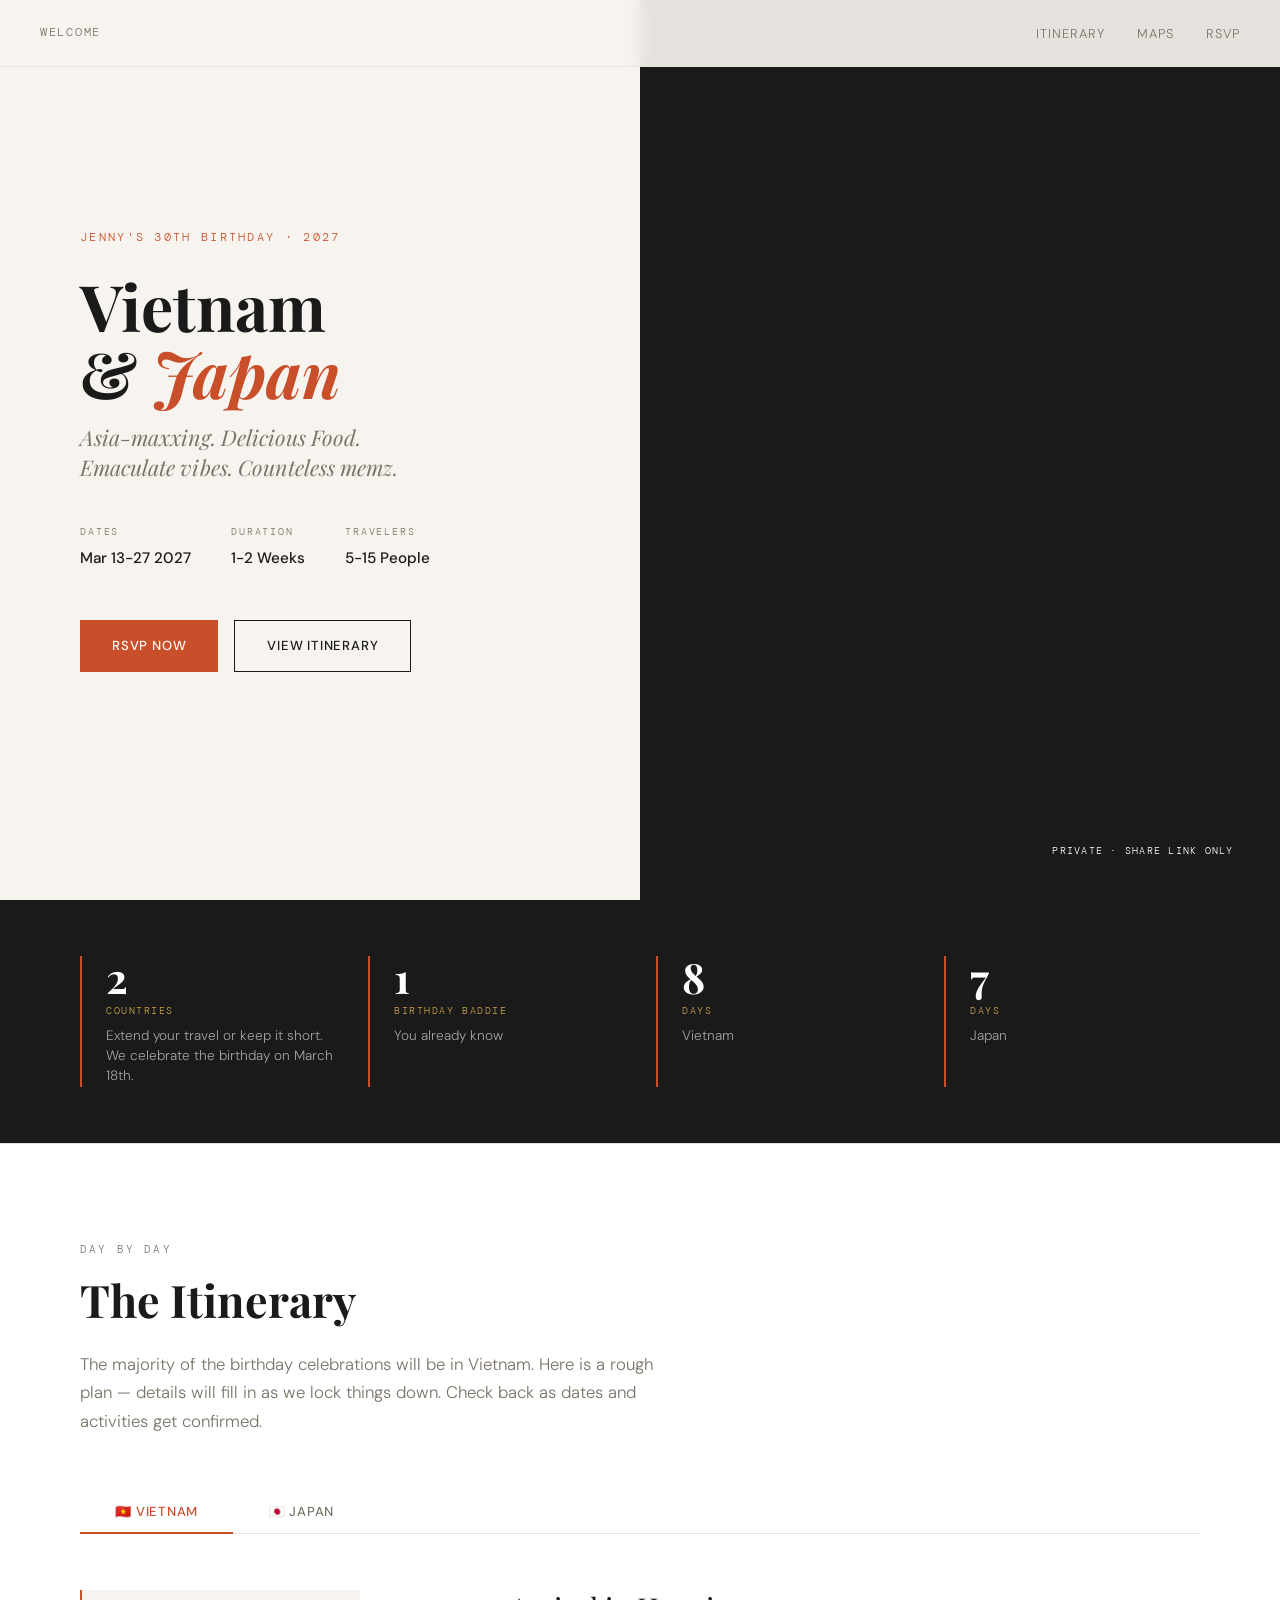
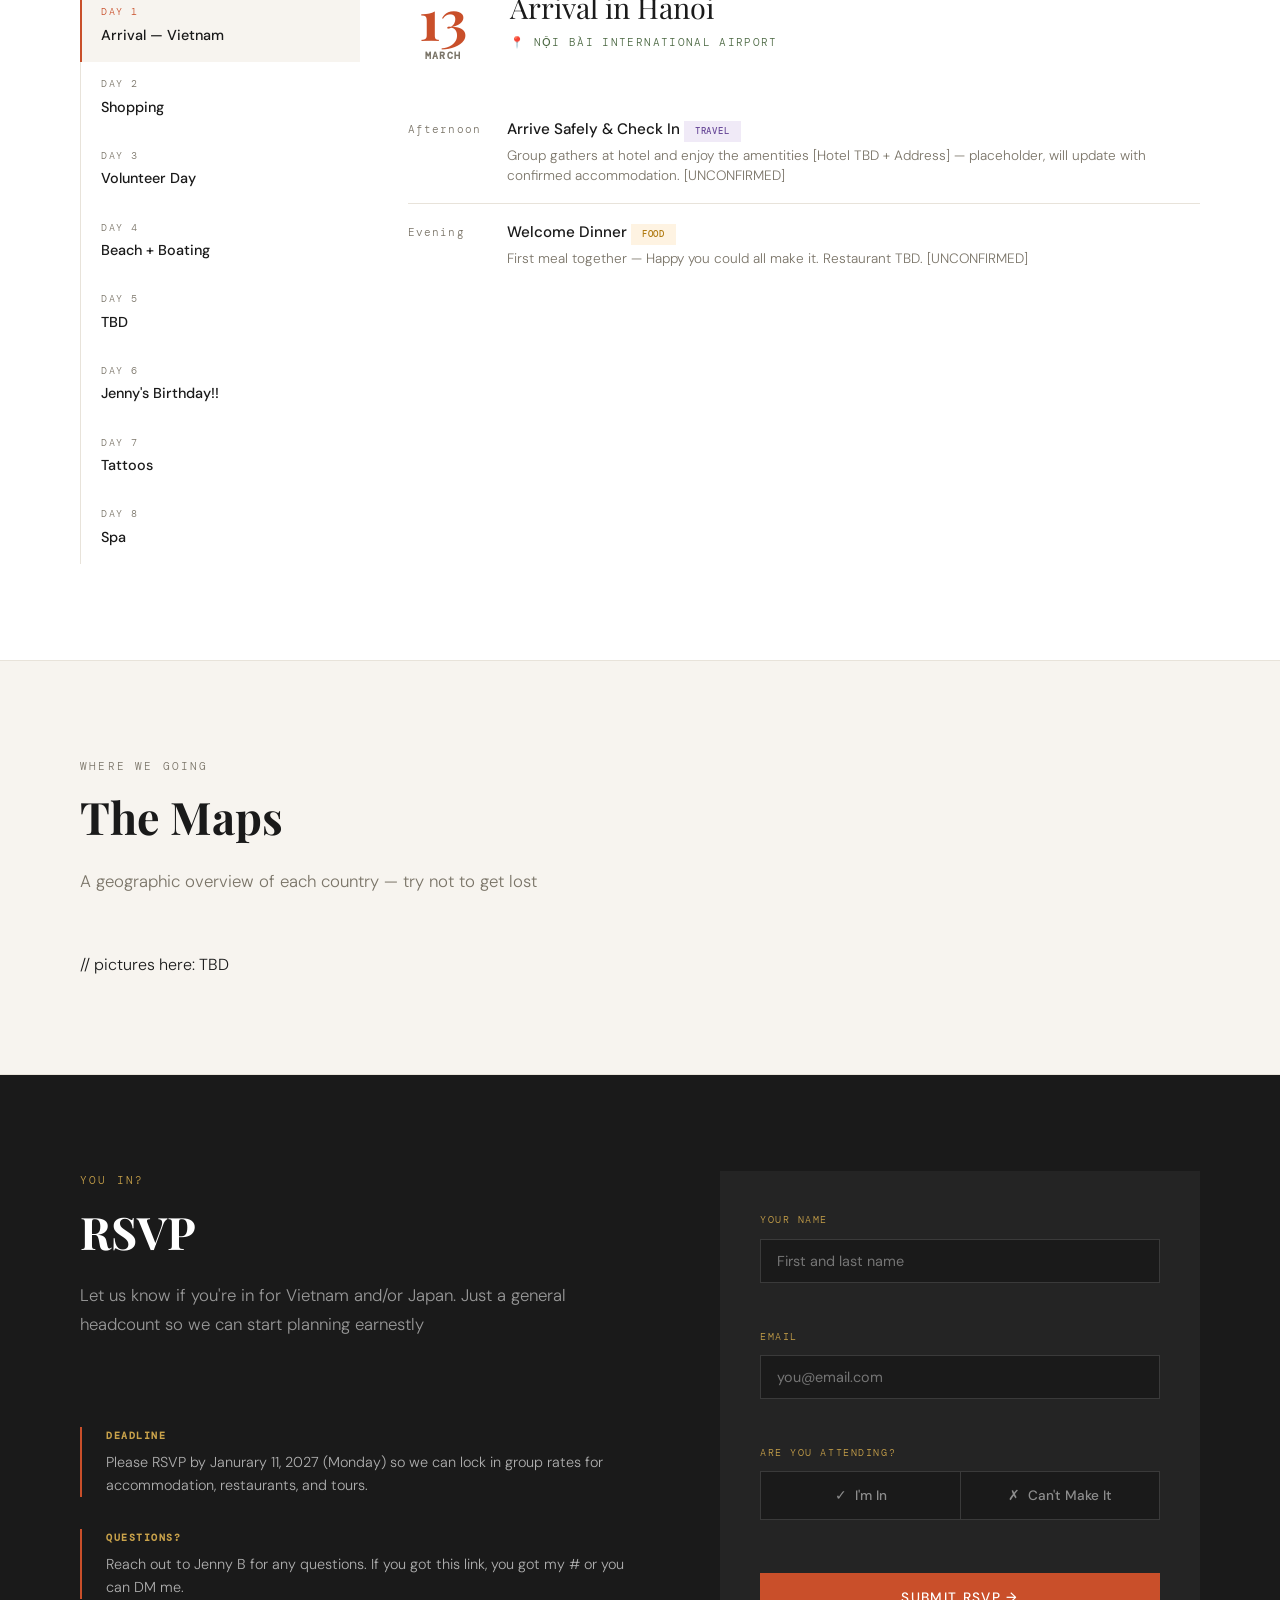
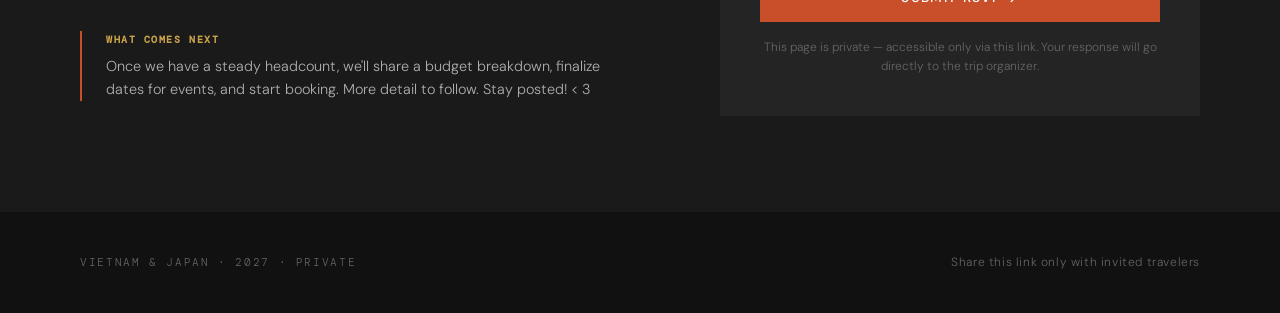
<file: index.html>
<!DOCTYPE html>
<html lang="en">
<head>
<meta charset="UTF-8">
<meta name="viewport" content="width=device-width, initial-scale=1.0">
<title>Hi Friends ~</title>
<link rel="preconnect" href="https://fonts.googleapis.com">
<link href="https://fonts.googleapis.com/css2?family=Playfair+Display:ital,wght@0,400;0,700;1,400&family=DM+Sans:wght@300;400;500&family=DM+Mono:wght@400&display=swap" rel="stylesheet">
<style>
  :root {
    --ink: #1a1a1a;
    --paper: #f7f4ef;
    --mist: #e8e3da;
    --vermillion: #c94f2a;
    --gold: #c9a24a;
    --moss: #4a6741;
    --stone: #7a7468;
    --white: #ffffff;
  }

  * { margin: 0; padding: 0; box-sizing: border-box; }

  html { scroll-behavior: smooth; }

  body {
    background: var(--paper);
    color: var(--ink);
    font-family: 'DM Sans', sans-serif;
    font-weight: 300;
    line-height: 1.7;
  }

  /* NAV */
  nav {
    position: fixed;
    top: 0; left: 0; right: 0;
    z-index: 100;
    display: flex;
    align-items: center;
    justify-content: space-between;
    padding: 1.2rem 2.5rem;
    background: rgba(247,244,239,0.92);
    backdrop-filter: blur(8px);
    border-bottom: 1px solid var(--mist);
  }

  .nav-wordmark {
    font-family: 'DM Mono', monospace;
    font-size: 0.72rem;
    letter-spacing: 0.15em;
    color: var(--stone);
    text-transform: uppercase;
  }

  .nav-links {
    display: flex;
    gap: 2rem;
    list-style: none;
  }

  .nav-links a {
    font-size: 0.8rem;
    letter-spacing: 0.08em;
    text-transform: uppercase;
    text-decoration: none;
    color: var(--stone);
    transition: color 0.2s;
  }

  .nav-links a:hover { color: var(--vermillion); }

  /* HERO */
  .hero {
    min-height: 100vh;
    display: grid;
    grid-template-columns: 1fr 1fr;
    padding-top: 60px;
  }

  .hero-text {
    display: flex;
    flex-direction: column;
    justify-content: center;
    padding: 5rem 4rem 5rem 5rem;
  }

  .hero-eyebrow {
    font-family: 'DM Mono', monospace;
    font-size: 0.72rem;
    letter-spacing: 0.2em;
    color: var(--vermillion);
    text-transform: uppercase;
    margin-bottom: 1.5rem;
  }

  .hero-title {
    font-family: 'Playfair Display', serif;
    font-size: clamp(3rem, 5vw, 5.5rem);
    line-height: 1.05;
    font-weight: 700;
    margin-bottom: 1rem;
  }

  .hero-title em {
    font-style: italic;
    color: var(--vermillion);
  }

  .hero-subtitle {
    font-family: 'Playfair Display', serif;
    font-style: italic;
    font-size: 1.35rem;
    color: var(--stone);
    margin-bottom: 2.5rem;
    line-height: 1.4;
  }

  .hero-meta {
    display: flex;
    gap: 2.5rem;
    margin-bottom: 3rem;
  }

  .hero-meta-item label {
    display: block;
    font-family: 'DM Mono', monospace;
    font-size: 0.65rem;
    letter-spacing: 0.18em;
    text-transform: uppercase;
    color: var(--stone);
    margin-bottom: 0.25rem;
  }

  .hero-meta-item span {
    font-size: 0.95rem;
    font-weight: 500;
    color: var(--ink);
  }

  .btn {
    display: inline-flex;
    align-items: center;
    gap: 0.5rem;
    padding: 0.85rem 2rem;
    font-family: 'DM Sans', sans-serif;
    font-size: 0.82rem;
    font-weight: 500;
    letter-spacing: 0.06em;
    text-transform: uppercase;
    text-decoration: none;
    border: none;
    cursor: pointer;
    transition: all 0.2s;
  }

  .btn-primary {
    background: var(--vermillion);
    color: var(--white);
  }

  .btn-primary:hover { background: #a83f20; }

  .btn-outline {
    background: transparent;
    color: var(--ink);
    border: 1.5px solid var(--ink);
  }

  .btn-outline:hover {
    background: var(--ink);
    color: var(--white);
  }

  .hero-ctas { display: flex; gap: 1rem; flex-wrap: wrap; }

  .hero-visual {
    position: relative;
    overflow: hidden;
    background: var(--ink);
  }

  .hero-visual-grid {
    display: grid;
    grid-template-rows: 1fr 1fr;
    height: 100%;
  }

  .hero-img-top {
    background: url('https://images.unsplash.com/photo-1557750255-c06bbc4d9c30?w=900&q=80') center/cover;
  }

  .hero-img-bottom {
    display: grid;
    grid-template-columns: 1fr 1fr;
  }

  .hero-img-bl {
    background: url('https://images.unsplash.com/photo-1528360983277-13d401cdc186?w=600&q=80') center/cover;
  }

  .hero-img-br {
    background: url('https://images.unsplash.com/photo-1493976040374-85c8e12f0c0e?w=600&q=80') center/cover;
  }

  .hero-img-overlay {
    position: absolute;
    bottom: 2rem;
    right: 2rem;
    background: rgba(26,26,26,0.75);
    color: var(--white);
    font-family: 'DM Mono', monospace;
    font-size: 0.65rem;
    letter-spacing: 0.12em;
    padding: 0.5rem 0.9rem;
    text-transform: uppercase;
  }

  /* SECTION STRUCTURE */
  section { padding: 6rem 5rem; }

  .section-label {
    font-family: 'DM Mono', monospace;
    font-size: 0.68rem;
    letter-spacing: 0.2em;
    text-transform: uppercase;
    color: var(--stone);
    margin-bottom: 1rem;
  }

  .section-title {
    font-family: 'Playfair Display', serif;
    font-size: clamp(2rem, 3.5vw, 3.2rem);
    line-height: 1.15;
    margin-bottom: 1.5rem;
  }

  .section-intro {
    font-size: 1.05rem;
    color: var(--stone);
    max-width: 55ch;
    margin-bottom: 3.5rem;
  }

  hr.divider {
    border: none;
    border-top: 1px solid var(--mist);
    margin: 0;
  }

  /* OVERVIEW STRIP */
  .overview {
    background: var(--ink);
    color: var(--white);
    padding: 3.5rem 5rem;
    display: grid;
    grid-template-columns: repeat(4, 1fr);
    gap: 2rem;
  }

  .overview-item {
    border-left: 2px solid var(--vermillion);
    padding-left: 1.5rem;
  }

  .overview-item .num {
    font-family: 'Playfair Display', serif;
    font-size: 2.6rem;
    font-weight: 700;
    color: var(--white);
    line-height: 1;
    margin-bottom: 0.25rem;
  }

  .overview-item .unit {
    font-family: 'DM Mono', monospace;
    font-size: 0.65rem;
    letter-spacing: 0.15em;
    text-transform: uppercase;
    color: var(--gold);
    margin-bottom: 0.4rem;
  }

  .overview-item p {
    font-size: 0.85rem;
    color: rgba(255,255,255,0.6);
    line-height: 1.5;
  }

  /* ITINERARIES */
  .itineraries { background: var(--white); }

  .country-tabs {
    display: flex;
    gap: 0;
    margin-bottom: 3.5rem;
    border-bottom: 1.5px solid var(--mist);
  }

  .tab-btn {
    padding: 0.75rem 2.2rem;
    font-family: 'DM Sans', sans-serif;
    font-size: 0.82rem;
    font-weight: 500;
    letter-spacing: 0.06em;
    text-transform: uppercase;
    background: none;
    border: none;
    border-bottom: 2.5px solid transparent;
    margin-bottom: -1.5px;
    cursor: pointer;
    color: var(--stone);
    transition: all 0.2s;
  }

  .tab-btn.active {
    color: var(--vermillion);
    border-bottom-color: var(--vermillion);
  }

  .tab-content { display: none; }
  .tab-content.active { display: block; }

  .itinerary-grid {
    display: grid;
    grid-template-columns: 280px 1fr;
    gap: 3rem;
  }

  .day-nav {
    display: flex;
    flex-direction: column;
    gap: 0;
    border-left: 1px solid var(--mist);
  }

  .day-nav-item {
    padding: 0.9rem 1.2rem;
    cursor: pointer;
    border-left: 2.5px solid transparent;
    margin-left: -1px;
    transition: all 0.2s;
  }

  .day-nav-item:hover { background: var(--paper); }

  .day-nav-item.active {
    border-left-color: var(--vermillion);
    background: var(--paper);
  }

  .day-nav-item .day-num {
    font-family: 'DM Mono', monospace;
    font-size: 0.62rem;
    letter-spacing: 0.15em;
    text-transform: uppercase;
    color: var(--stone);
  }

  .day-nav-item.active .day-num { color: var(--vermillion); }

  .day-nav-item .day-name {
    font-size: 0.9rem;
    font-weight: 500;
    color: var(--ink);
    margin-top: 0.1rem;
  }

  .day-detail { display: none; }
  .day-detail.active { display: block; }

  .day-detail-header {
    display: flex;
    align-items: flex-start;
    gap: 2rem;
    margin-bottom: 2.5rem;
  }

  .day-detail-date {
    font-family: 'Playfair Display', serif;
    font-size: 3.5rem;
    font-weight: 700;
    color: var(--vermillion);
    line-height: 1;
    min-width: 70px;
    text-align: center;
  }

  .day-detail-date small {
    display: block;
    font-family: 'DM Mono', monospace;
    font-size: 0.62rem;
    letter-spacing: 0.12em;
    text-transform: uppercase;
    color: var(--stone);
    margin-top: 0.3rem;
  }

  .day-detail-title {
    font-family: 'Playfair Display', serif;
    font-size: 1.8rem;
    line-height: 1.2;
    margin-bottom: 0.5rem;
  }

  .day-detail-location {
    font-family: 'DM Mono', monospace;
    font-size: 0.7rem;
    letter-spacing: 0.12em;
    text-transform: uppercase;
    color: var(--moss);
  }

  .timeline {
    display: flex;
    flex-direction: column;
    gap: 0;
    margin-bottom: 2rem;
  }

  .timeline-item {
    display: grid;
    grid-template-columns: 80px 1fr;
    gap: 1.2rem;
    padding: 1rem 0;
    border-bottom: 1px solid var(--mist);
  }

  .timeline-item:last-child { border-bottom: none; }

  .timeline-time {
    font-family: 'DM Mono', monospace;
    font-size: 0.68rem;
    letter-spacing: 0.1em;
    color: var(--stone);
    padding-top: 0.2rem;
  }

  .timeline-event strong {
    display: block;
    font-size: 0.95rem;
    font-weight: 500;
    margin-bottom: 0.2rem;
  }

  .timeline-event p {
    font-size: 0.85rem;
    color: var(--stone);
    line-height: 1.5;
  }

  .tag {
    display: inline-block;
    padding: 0.18rem 0.65rem;
    font-family: 'DM Mono', monospace;
    font-size: 0.58rem;
    letter-spacing: 0.1em;
    text-transform: uppercase;
    border-radius: 0;
    margin-right: 0.4rem;
  }

  .tag-food { background: #fef3e2; color: #b07a10; }
  .tag-culture { background: #eaf3ea; color: var(--moss); }
  .tag-travel { background: #f0eaf7; color: #6b4c9a; }
  .tag-free { background: var(--mist); color: var(--stone); }

  /* MAPS */
  .maps-section { background: var(--paper); }

  .maps-grid {
    display: grid;
    grid-template-columns: 1fr 1fr;
    gap: 2.5rem;
  }

  .map-card {
    background: var(--white);
    border: 1px solid var(--mist);
    overflow: hidden;
  }

  .map-embed {
    width: 100%;
    height: 320px;
    border: none;
    display: block;
  }

  .map-card-body {
    padding: 1.5rem 1.8rem;
  }

  .map-card-title {
    font-family: 'Playfair Display', serif;
    font-size: 1.25rem;
    margin-bottom: 0.5rem;
  }

  .map-card-desc {
    font-size: 0.85rem;
    color: var(--stone);
    line-height: 1.6;
  }

  .map-pins {
    display: flex;
    flex-wrap: wrap;
    gap: 0.5rem;
    margin-top: 1rem;
  }

  .map-pin {
    font-family: 'DM Mono', monospace;
    font-size: 0.62rem;
    letter-spacing: 0.08em;
    color: var(--stone);
    border: 1px solid var(--mist);
    padding: 0.25rem 0.7rem;
  }

  /* RSVP */
  .rsvp-section {
    background: var(--ink);
    color: var(--white);
  }

  .rsvp-section .section-label { color: var(--gold); }
  .rsvp-section .section-title { color: var(--white); }
  .rsvp-section .section-intro { color: rgba(255,255,255,0.55); }

  .rsvp-layout {
    display: grid;
    grid-template-columns: 1fr 480px;
    gap: 5rem;
    align-items: start;
  }

  .rsvp-aside {
    display: flex;
    flex-direction: column;
    gap: 2rem;
  }

  .rsvp-aside-block { border-left: 2px solid var(--vermillion); padding-left: 1.5rem; }
  .rsvp-aside-block h4 {
    font-family: 'DM Mono', monospace;
    font-size: 0.65rem;
    letter-spacing: 0.15em;
    text-transform: uppercase;
    color: var(--gold);
    margin-bottom: 0.4rem;
  }
  .rsvp-aside-block p { font-size: 0.9rem; color: rgba(255,255,255,0.65); line-height: 1.6; }

  .rsvp-form-card {
    background: #242424;
    padding: 2.5rem;
  }

  .form-field {
    margin-bottom: 1.5rem;
  }

  .form-field label {
    display: block;
    font-family: 'DM Mono', monospace;
    font-size: 0.65rem;
    letter-spacing: 0.15em;
    text-transform: uppercase;
    color: var(--gold);
    margin-bottom: 0.6rem;
  }

  .form-field input,
  .form-field select,
  .form-field textarea {
    width: 100%;
    background: #1a1a1a;
    border: 1px solid #3a3a3a;
    color: var(--white);
    font-family: 'DM Sans', sans-serif;
    font-size: 0.9rem;
    padding: 0.75rem 1rem;
    outline: none;
    transition: border-color 0.2s;
    border-radius: 0;
    -webkit-appearance: none;
  }

  .form-field input:focus,
  .form-field select:focus,
  .form-field textarea:focus {
    border-color: var(--vermillion);
  }

  .form-field select option { background: #1a1a1a; }

  .radio-group {
    display: flex;
    gap: 0;
  }

  .radio-option {
    flex: 1;
    position: relative;
  }

  .radio-option input[type="radio"] {
    position: absolute;
    opacity: 0;
    width: 0;
  }

  .radio-option label {
    display: flex;
    align-items: center;
    justify-content: center;
    padding: 0.75rem;
    background: #1a1a1a;
    border: 1px solid #3a3a3a;
    font-family: 'DM Sans', sans-serif;
    font-size: 0.85rem;
    font-weight: 500;
    letter-spacing: 0;
    text-transform: none;
    color: rgba(255,255,255,0.5);
    cursor: pointer;
    transition: all 0.2s;
    margin: 0;
  }

  .radio-option:first-child label { border-right: none; }

  .radio-option input[type="radio"]:checked + label {
    background: var(--vermillion);
    border-color: var(--vermillion);
    color: var(--white);
  }

  .event-checkboxes {
    display: flex;
    flex-direction: column;
    gap: 0.75rem;
  }

  .check-option {
    display: flex;
    align-items: center;
    gap: 0.75rem;
    cursor: pointer;
  }

  .check-option input[type="checkbox"] {
    width: 16px;
    height: 16px;
    accent-color: var(--vermillion);
    cursor: pointer;
  }

  .check-option span {
    font-size: 0.88rem;
    color: rgba(255,255,255,0.75);
    line-height: 1.4;
  }

  .check-option .check-sub {
    display: block;
    font-size: 0.72rem;
    color: rgba(255,255,255,0.35);
    margin-top: 0.1rem;
  }

  .btn-submit {
    width: 100%;
    padding: 1rem;
    background: var(--vermillion);
    color: var(--white);
    font-family: 'DM Sans', sans-serif;
    font-size: 0.85rem;
    font-weight: 500;
    letter-spacing: 0.1em;
    text-transform: uppercase;
    border: none;
    cursor: pointer;
    transition: background 0.2s;
    margin-top: 0.5rem;
  }

  .btn-submit:hover { background: #a83f20; }

  .form-note {
    font-size: 0.75rem;
    color: rgba(255,255,255,0.3);
    text-align: center;
    margin-top: 1rem;
    line-height: 1.6;
  }

  /* SUCCESS STATE */
  .rsvp-success {
    display: none;
    text-align: center;
    padding: 3rem 2rem;
  }

  .rsvp-success .success-icon {
    font-size: 3rem;
    margin-bottom: 1rem;
  }

  .rsvp-success h3 {
    font-family: 'Playfair Display', serif;
    font-size: 1.8rem;
    margin-bottom: 0.75rem;
    color: var(--white);
  }

  .rsvp-success p {
    color: rgba(255,255,255,0.55);
    font-size: 0.9rem;
    line-height: 1.6;
  }

  /* FORM ERROR & LOADING STATES */
  .form-error-banner {
    display: none;
    background: rgba(201,79,42,0.15);
    border: 1px solid var(--vermillion);
    color: #f4a58a;
    font-size: 0.82rem;
    padding: 0.75rem 1rem;
    margin-bottom: 1.2rem;
    line-height: 1.5;
  }

  .field-error {
    display: block;
    font-size: 0.72rem;
    color: #f4a58a;
    margin-top: 0.3rem;
    min-height: 1rem;
  }

  .btn-submit:disabled {
    opacity: 0.55;
    cursor: not-allowed;
  }

  .btn-submit .spinner {
    display: inline-block;
    width: 12px;
    height: 12px;
    border: 2px solid rgba(255,255,255,0.35);
    border-top-color: #fff;
    border-radius: 50%;
    animation: spin 0.7s linear infinite;
    margin-right: 0.5rem;
    vertical-align: middle;
  }

  @keyframes spin { to { transform: rotate(360deg); } }

  /* FOOTER */
  footer {
    background: #111;
    color: rgba(255,255,255,0.35);
    padding: 2.5rem 5rem;
    display: flex;
    align-items: center;
    justify-content: space-between;
  }

  footer .wordmark {
    font-family: 'DM Mono', monospace;
    font-size: 0.68rem;
    letter-spacing: 0.15em;
    text-transform: uppercase;
  }

  footer .footer-note {
    font-size: 0.75rem;
    letter-spacing: 0.05em;
  }

  /* RESPONSIVE */
  @media (max-width: 900px) {
    nav { padding: 1rem 1.5rem; }
    .nav-links { display: none; }
    .hero { grid-template-columns: 1fr; }
    .hero-text { padding: 5rem 2rem 3rem; }
    .hero-visual { height: 50vw; }
    .overview { grid-template-columns: 1fr 1fr; padding: 3rem 2rem; }
    section { padding: 4rem 2rem; }
    .itinerary-grid { grid-template-columns: 1fr; }
    .maps-grid { grid-template-columns: 1fr; }
    .rsvp-layout { grid-template-columns: 1fr; gap: 3rem; }
    footer { flex-direction: column; gap: 0.75rem; text-align: center; padding: 2rem; }
  }
</style>
</head>
<body>

<!-- NAV -->
<nav>
  <div class="nav-wordmark">WELCOME</div>
  <ul class="nav-links">
    <li><a href="#itinerary">Itinerary</a></li>
    <li><a href="#maps">Maps</a></li>
    <li><a href="#rsvp">RSVP</a></li>
  </ul>
</nav>

<!-- HERO -->
<section class="hero" style="padding:0;">
  <div class="hero-text">
    <div class="hero-eyebrow">Jenny's 30th Birthday · 2027</div>
    <h1 class="hero-title">Vietnam<br>&amp; <em>Japan</em></h1>
    <p class="hero-subtitle">Asia-maxxing.  Delicious Food. <br> Emaculate vibes. Counteless memz. </p>
    <div class="hero-meta">
      <div class="hero-meta-item">
        <label>Dates</label>
        <span>Mar 13-27 2027</span>
      </div>
      <div class="hero-meta-item">
        <label>Duration</label>
        <span>1-2 Weeks</span>
      </div>
      <div class="hero-meta-item">
        <label>Travelers</label>
        <span>5-15 People</span>
      </div>
    </div>
    <div class="hero-ctas">
      <a href="#rsvp" class="btn btn-primary">RSVP Now</a>
      <a href="#itinerary" class="btn btn-outline">View Itinerary</a>
    </div>
  </div>
  <div class="hero-visual">
    <div class="hero-visual-grid">
      <div class="hero-img-top"></div>
      <div class="hero-img-bottom">
        <div class="hero-img-bl"></div>
        <div class="hero-img-br"></div>
      </div>
    </div>
    <div class="hero-img-overlay">Private · Share Link Only</div>
  </div>
</section>

<!-- OVERVIEW STRIP -->
<div class="overview">
  
  <div class="overview-item">
    <div class="num">2</div>
    <div class="unit">Countries</div>
    <p>Extend your travel or keep it short. We celebrate the birthday on March 18th. </p>
  </div>
  <div class="overview-item">
    <div class="num">1</div>
    <div class="unit">Birthday Baddie</div>
    <p>You already know</p>
  </div>
  <div class="overview-item">
    <div class="num">8 </div>
    <div class="unit">Days</div>
    <p> Vietnam </p>
  </div>
  <div class="overview-item">
    <div class="num">7</div>
    <div class="unit">Days</div>
    <p>Japan </p>
  </div>
</div>

<hr class="divider">

<!-- ITINERARY -->
<section class="itineraries" id="itinerary">
  <div class="section-label">Day by Day</div>
  <h2 class="section-title">The Itinerary</h2>
  <p class="section-intro"> The majority of the birthday celebrations will be in Vietnam. Here is a rough plan — details will fill in as we lock things down. Check back as dates and activities get confirmed.</p>

  <div class="country-tabs">
    <button class="tab-btn active" onclick="switchTab('vietnam')">🇻🇳 Vietnam</button>
    <button class="tab-btn" onclick="switchTab('japan')">🇯🇵 Japan</button>
  </div>

  <!-- VIETNAM -->
  <div class="tab-content active" id="tab-vietnam">
    <div class="itinerary-grid">
      <div class="day-nav" id="vn-day-nav">
        <div class="day-nav-item active" onclick="switchDay('vn', 1)">
          <div class="day-num">Day 1</div>
          <div class="day-name">Arrival — Vietnam </div>
        </div>
        <div class="day-nav-item" onclick="switchDay('vn', 2)">
          <div class="day-num">Day 2</div>
          <div class="day-name">Shopping</div>
        </div>
        <div class="day-nav-item" onclick="switchDay('vn', 3)">
          <div class="day-num">Day 3</div>
          <div class="day-name">Volunteer Day</div>
        </div>
        <div class="day-nav-item" onclick="switchDay('vn', 4)">
          <div class="day-num">Day 4</div>
          <div class="day-name">Beach + Boating</div>
        </div>
        <div class="day-nav-item" onclick="switchDay('vn', 5)">
          <div class="day-num">Day 5</div>
          <div class="day-name"> TBD </div>
        </div>
        <div class="day-nav-item" onclick="switchDay('vn', 6)">
          <div class="day-num">Day 6</div>
          <div class="day-name">Jenny's Birthday!! </div>
        </div>
        <div class="day-nav-item" onclick="switchDay('vn', 7)">
          <div class="day-num">Day 7</div>
          <div class="day-name">Tattoos</div>
        </div>
         <div class="day-nav-item" onclick="switchDay('vn', 8)">
          <div class="day-num">Day 8</div>
          <div class="day-name"> Spa </div>
        </div>
      </div>

      <div>
        <div class="day-detail active" id="vn-day-1">
          <div class="day-detail-header">
            <div class="day-detail-date">13<small>March</small></div>
            <div>
              <div class="day-detail-title">Arrival in Hanoi</div>
              <div class="day-detail-location">📍 Nội Bài International Airport</div>
            </div>
          </div>
          <div class="timeline">
            <div class="timeline-item">
              <div class="timeline-time">Afternoon</div>
              <div class="timeline-event">
                <strong>Arrive Safely &amp; Check In <span class="tag tag-travel">Travel</span></strong>
                <p>Group gathers at hotel and enjoy the amentities [Hotel TBD + Address] — placeholder, will update with confirmed accommodation. [UNCONFIRMED]</p>
              </div>
            </div>
            <div class="timeline-item">
              <div class="timeline-time">Evening</div>
              <div class="timeline-event">
                <strong>Welcome Dinner <span class="tag tag-food">Food</span></strong>
                <p>First meal together — Happy you could all make it. Restaurant TBD. [UNCONFIRMED]</p>
              </div>
            </div>
          </div>
        </div>

        <div class="day-detail" id="vn-day-2">
          <div class="day-detail-header">
            <div class="day-detail-date">14<small>March</small></div>
            <div>
              <div class="day-detail-title">Hanoi Old Quarter</div>
              <div class="day-detail-location">📍 Hanoi, Vietnam</div>
            </div>
          </div>
          <div class="timeline">
            <div class="timeline-item">
              <div class="timeline-time">Morning</div>
              <div class="timeline-event">
                <strong>Hoan Kiem Lake &amp; Ngoc Son Temple <span class="tag tag-culture">Culture</span></strong>
                <p>Morning walk around the lake. Placeholder — exact timing TBD. [UNCONFIRMED]</p>
              </div>
            </div>
            <div class="timeline-item">
              <div class="timeline-time">Midday</div>
              <div class="timeline-event">
                <strong>Street Food Tour <span class="tag tag-food">Food</span></strong>
                <p>Guided tour of local street food stalls. Bun cha, egg coffee, banh cuon. Operator TBD. [UNCONFIRMED]</p>
              </div>
            </div>
            <div class="timeline-item">
              <div class="timeline-time">Afternoon</div>
              <div class="timeline-event">
                <strong>Ho Chi Minh Mausoleum <span class="tag tag-culture">Culture</span></strong>
                <p>Visit the mausoleum complex and the surrounding gardens. [UNCONFIRMED]/p>
              </div>
            </div>
            <div class="timeline-item">
              <div class="timeline-time">Evening</div>
              <div class="timeline-event">
                <strong>Free Evening <span class="tag tag-free">Free</span></strong>
                <p>Explore on your own — the beer street (Ta Hien) is nearby and lively. [UNCONFIRMED]</p>
              </div>
            </div>
          </div>
        </div>

        <div class="day-detail" id="vn-day-3">
          <div class="day-detail-header">
            <div class="day-detail-date">15<small>March</small></div>
            <div>
              <div class="day-detail-title">Halong Bay Cruise </div>
              <div class="day-detail-location">📍 Ha Long Bay, Quảng Ninh</div>
            </div>
          </div>
          <div class="timeline">
            <div class="timeline-item">
              <div class="timeline-time">Morning</div>
              <div class="timeline-event">
                <strong>Bus to Halong Bay <span class="tag tag-travel">Travel</span></strong>
                <p>~3.5 hour journey from Hanoi. Depart early. [Bus operator TBD] [UNCONFIRMED]</p>
              </div>
            </div>
            <div class="timeline-item">
              <div class="timeline-time">Afternoon</div>
              <div class="timeline-event">
                <strong>Board Cruise &amp; Sail <span class="tag tag-culture">Culture</span></strong>
                <p>Board the overnight junk cruise. Limestone karst views, kayaking, and caves. [Cruise TBD — targeting a mid-range option] [UNCONFIRMED] </p>
              </div>
            </div>
            <div class="timeline-item">
              <div class="timeline-time">Evening</div>
              <div class="timeline-event">
                <strong>Sunset &amp; Group Dinner on Deck <span class="tag tag-food">Food</span></strong>
                <p>Seafood dinner aboard the boat as the sun sets over the bay. [UNCONFIRMED]</p>
              </div>
            </div>
          </div>
        </div>

        <div class="day-detail" id="vn-day-4">
          <div class="day-detail-header">
            <div class="day-detail-date">16<small>March</small></div>
            <div>
              <div class="day-detail-title">Halong Bay </div>
              <div class="day-detail-location">📍 Ha Long Bay → Hanoi</div>
            </div>
          </div>
          <div class="timeline">
            <div class="timeline-item">
              <div class="timeline-time">Morning</div>
              <div class="timeline-event">
                <strong>Tai Chi on Deck, Breakfast <span class="tag tag-culture">Culture</span></strong>
                <p>Optional sunrise tai chi, then breakfast as the boat heads back. [UNCONFIRMED]</p>
              </div>
            </div>
            <div class="timeline-item">
              <div class="timeline-time">Afternoon</div>
              <div class="timeline-event">
                <strong>Return to Hanoi <span class="tag tag-travel">Travel</span></strong>
                <p>Back to the city by afternoon. Free evening in Hanoi before the next leg.</p>
              </div>
            </div>
          </div>
        </div>

        <div class="day-detail" id="vn-day-5">
          <div class="day-detail-header">
            <div class="day-detail-date">17<small>March</small></div>
            <div>
              <div class="day-detail-title">Fly Hanoi → Hoi An</div>
              <div class="day-detail-location">📍 Hanoi → Da Nang → Hoi An</div>
            </div>
          </div>
          <div class="timeline">
            <div class="timeline-item">
              <div class="timeline-time">Morning</div>
              <div class="timeline-event">
                <strong>Flight to Da Nang <span class="tag tag-travel">Travel</span></strong>
                <p>~1.5 hours. Transfer to Hoi An by taxi (~45 min). [Flights TBD — book together or independently] [UNCONFIRMED] </p>
              </div>
            </div>
            <div class="timeline-item">
              <div class="timeline-time">Afternoon</div>
              <div class="timeline-event">
                <strong>Check In &amp; Explore Ancient Town <span class="tag tag-culture">Culture</span></strong>
                <p>Stroll the UNESCO-listed old town. Lanterns, tailors, and cao lau noodles await. [UNCONFIRMED]</p>
              </div>
            </div>
          </div>
        </div>

        <div class="day-detail" id="vn-day-6">
          <div class="day-detail-header">
            <div class="day-detail-date">18<small>March</small></div>
            <div>
              <div class="day-detail-title">Hoi An — Lanterns &amp; Cooking</div>
              <div class="day-detail-location">📍 Hội An Ancient Town</div>
            </div>
          </div>
          <div class="timeline">
            <div class="timeline-item">
              <div class="timeline-time">Morning</div>
              <div class="timeline-event">
                <strong>Cooking Class <span class="tag tag-food">Food</span></strong>
                <p>Group cooking class — market trip + make your own banh xeo and white rose dumplings. [Operator TBD] [UNCONFIRMED]</p>
              </div>
            </div>
            <div class="timeline-item">
              <div class="timeline-time">Afternoon</div>
              <div class="timeline-event">
                <strong>Beach at An Bang <span class="tag tag-free">Free</span></strong>
                <p>4km from town. Easy motorbike or bicycle ride. Free afternoon to relax. [UNCONFIRMED]</p>
              </div>
            </div>
            <div class="timeline-item">
              <div class="timeline-time">Evening</div>
              <div class="timeline-event">
                <strong>Lantern Release on the Thu Bon River <span class="tag tag-culture">Culture</span></strong>
                <p>The signature Hoi An evening — release paper lanterns on the river at dusk. [UNCONFIRMED]</p>
              </div>
            </div>
          </div>
        </div>

        <div class="day-detail" id="vn-day-7">
          <div class="day-detail-header">
            <div class="day-detail-date">19<small>March</small></div>
            <div>
              <div class="day-detail-title">Fly to Ho Chi Minh City</div>
              <div class="day-detail-location">📍 Da Nang → Ho Chi Minh City</div>
            </div>
          </div>
          <div class="timeline">
            <div class="timeline-item">
              <div class="timeline-time">Morning</div>
              <div class="timeline-event">
                <strong>Flight to HCMC <span class="tag tag-travel">Travel</span></strong>
                <p>~1 hour flight. Check in to Saigon hotel. [Hotel TBD — targeting the District 1 area] [UNCONFIRMED]</p>
              </div>
            </div>
            <div class="timeline-item">
              <div class="timeline-time">Afternoon</div>
              <div class="timeline-event">
                <strong>War Remnants Museum <span class="tag tag-culture">Culture</span></strong>
                <p>Important and sobering. Worth the time. Regroup afterward for coffee. [UNCONFIRMED] </p>
              </div>
            </div>
            <div class="timeline-item">
              <div class="timeline-time">Evening</div>
              <div class="timeline-event">
                <strong>Rooftop Dinner &amp; Bui Vien Street <span class="tag tag-food">Food</span></strong>
                <p>Farewell Vietnam dinner. Then, optional: the chaos of Bui Vien walking street. [UNCONFIRMED]</p>
              </div>
            </div>
          </div>
        </div>

        <div class="day-detail" id="vn-day-8">
          <div class="day-detail-header">
            <div class="day-detail-date">20<small>March</small></div>
            <div>
              <div class="day-detail-title">Fly to Ho Chi Minh City</div>
              <div class="day-detail-location">📍 Da Nang → Ho Chi Minh City</div>
            </div>
          </div>
          <div class="timeline">
            <div class="timeline-item">
              <div class="timeline-time">Morning</div>
              <div class="timeline-event">
                <strong>Flight to HCMC <span class="tag tag-travel">Travel</span></strong>
                <p>~1 hour flight. Check in to Saigon hotel. [Hotel TBD — targeting the District 1 area] [UNCONFIRMED]</p>
              </div>
            </div>
            <div class="timeline-item">
              <div class="timeline-time">Afternoon</div>
              <div class="timeline-event">
                <strong>War Remnants Museum <span class="tag tag-culture">Culture</span></strong>
                <p>Important and sobering. Worth the time. Regroup afterward for coffee. [UNCONFIRMED] </p>
              </div>
            </div>
            <div class="timeline-item">
              <div class="timeline-time">Evening</div>
              <div class="timeline-event">
                <strong>Rooftop Dinner &amp; Bui Vien Street <span class="tag tag-food">Food</span></strong>
                <p>Farewell Vietnam dinner. Then, optional: the chaos of Bui Vien walking street. [UNCONFIRMED]</p>
              </div>
            </div>
          </div>
        </div>
      </div>
    </div>
  </div>

  <!-- JAPAN TAB -->
  <div class="tab-content" id="tab-japan">
    <div class="itinerary-grid">
      <div class="day-nav" id="jp-day-nav">
        <div class="day-nav-item active" onclick="switchDay('jp', 1)">
          <div class="day-num">Day 1</div>
          <div class="day-name">Arrival — Tokyo</div>
        </div>
        <div class="day-nav-item" onclick="switchDay('jp', 2)">
          <div class="day-num">Day 2</div>
          <div class="day-name">Tokyo — Shibuya &amp; Shinjuku</div>
        </div>
        <div class="day-nav-item" onclick="switchDay('jp', 3)">
          <div class="day-num">Day 3</div>
          <div class="day-name">Tokyo — Asakusa &amp; Akihabara</div>
        </div>
        <div class="day-nav-item" onclick="switchDay('jp', 4)">
          <div class="day-num">Day 4</div>
          <div class="day-name">Day Trip: Nikko or Hakone</div>
        </div>
        <div class="day-nav-item" onclick="switchDay('jp', 5)">
          <div class="day-num">Day 5</div>
          <div class="day-name">Shinkansen to Kyoto</div>
        </div>
        <div class="day-nav-item" onclick="switchDay('jp', 6)">
          <div class="day-num">Day 6</div>
          <div class="day-name">Kyoto — Temples &amp; Fushimi</div>
        </div>
        <div class="day-nav-item" onclick="switchDay('jp', 7)">
          <div class="day-num">Day 7</div>
          <div class="day-name">Osaka &amp; Departure</div>
        </div>
      </div>

      <div>
        <div class="day-detail active" id="jp-day-1">
          <div class="day-detail-header">
            <div class="day-detail-date">22<small>March</small></div>
            <div>
              <div class="day-detail-title">Arrive in Tokyo</div>
              <div class="day-detail-location">📍 Narita / Haneda → Shinjuku</div>
            </div>
          </div>
          <div class="timeline">
            <div class="timeline-item">
              <div class="timeline-time">Arrival</div>
              <div class="timeline-event">
                <strong>Land &amp; Transfer <span class="tag tag-travel">Travel</span></strong>
                <p>Narita Express or Limousine Bus to the hotel. [Hotel TBD — targeting Shinjuku or Shibuya area] [UNCONFIRMED] </p>
              </div>
            </div>
            <div class="timeline-item">
              <div class="timeline-time">Evening</div>
              <div class="timeline-event">
                <strong>Ramen &amp; Wander <span class="tag tag-food">Food</span></strong>
                <p>First dinner in Japan — a bowl of proper Tokyo ramen. Then explore the neon streets. [UNCONFIRMED] </p>
              </div>
            </div>
          </div>
        </div>

        <div class="day-detail" id="jp-day-2">
          <div class="day-detail-header">
            <div class="day-detail-date">22<small>March</small></div>
            <div>
              <div class="day-detail-title">Shibuya &amp; Shinjuku</div>
              <div class="day-detail-location">📍 Tokyo, Japan</div>
            </div>
          </div>
          <div class="timeline">
            <div class="timeline-item">
              <div class="timeline-time">Morning</div>
              <div class="timeline-event">
                <strong>Shibuya Crossing &amp; Harajuku <span class="tag tag-culture">Culture</span></strong>
                <p>The crossing at rush hour, Meiji Shrine, Takeshita Street. Classic Tokyo morning. [UNCONFIRMED]</p>
              </div>
            </div>
            <div class="timeline-item">
              <div class="timeline-time">Afternoon</div>
              <div class="timeline-event">
                <strong>Shinjuku — Omoide Yokocho <span class="tag tag-food">Food</span></strong>
                <p>"Memory Lane" — tiny yakitori stalls, smoke, and cold Sapporo. [UNCONFIRMED]</p>
              </div>
            </div>
            <div class="timeline-item">
              <div class="timeline-time">Evening</div>
              <div class="timeline-event">
                <strong>Tokyo Skyline from Shinjuku <span class="tag tag-free">Free</span></strong>
                <p>Tokyo Metropolitan Government Building offers free observation deck views. [UNCONFIRMED]</p>
              </div>
            </div>
          </div>
        </div>

        <div class="day-detail" id="jp-day-3">
          <div class="day-detail-header">
            <div class="day-detail-date">23<small>March</small></div>
            <div>
              <div class="day-detail-title">Asakusa &amp; Akihabara</div>
              <div class="day-detail-location">📍 East Tokyo</div>
            </div>
          </div>
          <div class="timeline">
            <div class="timeline-item">
              <div class="timeline-time">Morning</div>
              <div class="timeline-event">
                <strong>Senso-ji Temple <span class="tag tag-culture">Culture</span></strong>
                <p>Tokyo's oldest temple. Arrive early to beat the crowds. Nakamise shopping street adjacent.[UNCONFIRMED]</p>
              </div>
            </div>
            <div class="timeline-item">
              <div class="timeline-time">Afternoon</div>
              <div class="timeline-event">
                <strong>Akihabara Electric Town <span class="tag tag-free">Free</span></strong>
                <p>Anime, electronics, maid cafes — the full experience. Optional for those less into it.[UNCONFIRMED]</p>
              </div>
            </div>
            <div class="timeline-item">
              <div class="timeline-time">Evening</div>
              <div class="timeline-event">
                <strong>Group Omakase or Izakaya <span class="tag tag-food">Food</span></strong>
                <p>[Restaurant TBD — targeting a group omakase or lively izakaya for the full experience] [UNCONFIRMED]</p>
              </div>
            </div>
          </div>
        </div>

        <div class="day-detail" id="jp-day-4">
          <div class="day-detail-header">
            <div class="day-detail-date">24<small>March</small></div>
            <div>
              <div class="day-detail-title">Day Trip — Nikko or Hakone</div>
              <div class="day-detail-location">📍 Outside Tokyo (TBD)</div>
            </div>
          </div>
          <div class="timeline">
            <div class="timeline-item">
              <div class="timeline-time">All Day</div>
              <div class="timeline-event">
                <strong>Day Trip TBD <span class="tag tag-culture">Culture</span></strong>
                <p>Nikko (ornate shrines + waterfalls) or Hakone (Mt Fuji views + onsen) — group vote pending. ~2 hrs each way.[UNCONFIRMED]</p>
              </div>
            </div>
          </div>
        </div>

        <div class="day-detail" id="jp-day-5">
          <div class="day-detail-header">
            <div class="day-detail-date">25<small>March</small></div>
            <div>
              <div class="day-detail-title">Shinkansen to Kyoto</div>
              <div class="day-detail-location">📍 Tokyo → Kyoto</div>
            </div>
          </div>
          <div class="timeline">
            <div class="timeline-item">
              <div class="timeline-time">Morning</div>
              <div class="timeline-event">
                <strong>Bullet Train to Kyoto <span class="tag tag-travel">Travel</span></strong>
                <p>~2h15m on the Nozomi Shinkansen. Window seat views of Mt Fuji if clear.[UNCONFIRMED]</p>
              </div>
            </div>
            <div class="timeline-item">
              <div class="timeline-time">Afternoon</div>
              <div class="timeline-event">
                <strong>Arashiyama Bamboo Grove <span class="tag tag-culture">Culture</span></strong>
                <p>Go in the afternoon to avoid the worst of the morning crowds. Monkey park optional.[UNCONFIRMED]</p>
              </div>
            </div>
            <div class="timeline-item">
              <div class="timeline-time">Evening</div>
              <div class="timeline-event">
                <strong>Pontocho Alley for Dinner <span class="tag tag-food">Food</span></strong>
                <p>Narrow lantern-lit alley lined with kaiseki restaurants. [Booking TBD][UNCONFIRMED]</p>
              </div>
            </div>
          </div>
        </div>

        <div class="day-detail" id="jp-day-6">
          <div class="day-detail-header">
            <div class="day-detail-date">26<small>March</small></div>
            <div>
              <div class="day-detail-title">Kyoto — Temples &amp; Fushimi Inari</div>
              <div class="day-detail-location">📍 Kyoto, Japan</div>
            </div>
          </div>
          <div class="timeline">
            <div class="timeline-item">
              <div class="timeline-time">Early AM</div>
              <div class="timeline-event">
                <strong>Fushimi Inari at Sunrise <span class="tag tag-culture">Culture</span></strong>
                <p>The thousand torii gates — go at 6am to have it almost to yourself. Worth every early alarm [UNCONFIRMED].</p>
              </div>
            </div>
            <div class="timeline-item">
              <div class="timeline-time">Midday</div>
              <div class="timeline-event">
                <strong>Kinkaku-ji (Golden Pavilion) <span class="tag tag-culture">Culture</span></strong>
                <p>The iconic gold-leaf temple reflected in its mirror pond. [UNCONFIRMED]</p>
              </div>
            </div>
            <div class="timeline-item">
              <div class="timeline-time">Afternoon</div>
              <div class="timeline-event">
                <strong>Gion District &amp; Maiko Spotting <span class="tag tag-free">Free</span></strong>
                <p>Wander the historic Gion geisha district. Keep eyes open on Hanamikoji Street at dusk.[UNCONFIRMED]</p>
              </div>
            </div>
          </div>
        </div>

        <div class="day-detail" id="jp-day-7">
          <div class="day-detail-header">
            <div class="day-detail-date">27<small>March</small></div>
            <div>
              <div class="day-detail-title">Osaka &amp; Departures</div>
              <div class="day-detail-location">📍 Osaka, Japan</div>
            </div>
          </div>
          <div class="timeline">
            <div class="timeline-item">
              <div class="timeline-time">Morning</div>
              <div class="timeline-event">
                <strong>Osaka — Dotonbori &amp; Street Food <span class="tag tag-food">Food</span></strong>
                <p>30 min from Kyoto. Takoyaki, okonomiyaki, and the neon-lit Dotonbori canal. [UNCONFIRMED]</p>
              </div>
            </div>
            <div class="timeline-item">
              <div class="timeline-time">Afternoon</div>
              <div class="timeline-event">
                <strong>Osaka Castle <span class="tag tag-culture">Culture</span></strong>
                <p>Optional visit before heading to the airport. [Flights TBD] [UNCONFIRMED]</p>
              </div>
            </div>
            <div class="timeline-item">
              <div class="timeline-time">Evening</div>
              <div class="timeline-event">
                <strong>Fly Home <span class="tag tag-travel">Travel</span></strong>
                <p>Depart from Kansai International Airport (KIX). Safe travels 👋</p>
              </div>
            </div>
          </div>
        </div>
      </div>
    </div>
  </div>
</section>

<hr class="divider">

<!-- MAPS -->
<section class="maps-section" id="maps">
  <div class="section-label">Where We Going</div>
  <h2 class="section-title">The Maps</h2>
  <p class="section-intro">A geographic overview of each country — try not to get lost </p>

   // pictures here: TBD
</section>

<hr class="divider">

<!-- RSVP -->
<section class="rsvp-section" id="rsvp">
  <div class="rsvp-layout">
    <div class="rsvp-aside">
      <div>
        <div class="section-label">You in? </div>
        <h2 class="section-title">RSVP</h2>
        <p class="section-intro">Let us know if you're in for Vietnam and/or Japan. Just a general headcount so we can start planning earnestly </p>
      </div>
      <div class="rsvp-aside-block">
        <h4>Deadline</h4>
        <p>Please RSVP by Janurary 11, 2027 (Monday) so we can lock in group rates for accommodation, restaurants, and tours.</p>
      </div>
      <div class="rsvp-aside-block">
        <h4>Questions?</h4>
        <p>Reach out to Jenny B for any questions. If you got this link, you got my # or you can DM me. </p>
      </div>
      <div class="rsvp-aside-block">
        <h4>What Comes Next</h4>
        <p>Once we have a steady headcount, we'll share a budget breakdown, finalize dates for events, and start booking. More detail to follow. Stay posted! < 3 </p>
      </div>
    </div>

    <div>
      <div class="rsvp-form-card" id="rsvp-form-container">

        <!-- Form-level error banner (shown on network/Formspree errors) -->
        <div class="form-error-banner" id="form-error-banner" role="alert"></div>

        <div class="form-field">
          <label for="rsvp-name">Your Name</label>
          <input type="text" id="rsvp-name" name="name" placeholder="First and last name" autocomplete="name">
          <span class="field-error" id="err-name"></span>
        </div>

        <div class="form-field">
          <label for="rsvp-email">Email</label>
          <input type="email" id="rsvp-email" name="email" placeholder="you@email.com" autocomplete="email">
          <span class="field-error" id="err-email"></span>
        </div>

        <div class="form-field">
          <label>Are you attending?</label>
          <div class="radio-group">
            <div class="radio-option">
              <input type="radio" name="attending" id="att-yes" value="Yes — I'm In">
              <label for="att-yes">✓ &nbsp;I'm In</label>
            </div>
            <div class="radio-option">
              <input type="radio" name="attending" id="att-no" value="No — Can't Make It">
              <label for="att-no">✗ &nbsp;Can't Make It</label>
            </div>
          </div>
          <span class="field-error" id="err-attending"></span>
        </div>

        <div class="form-field" id="events-field" style="display:none;">
          <label>Which legs are you joining?</label>
          <div class="event-checkboxes">
            <label class="check-option">
              <input type="checkbox" name="legs" value="Vietnam">
              <span>🇻🇳 Vietnam Leg <span class="check-sub">Hanoi → Ha Long Bay → Hoi An → Ho Chi Minh City</span></span>
            </label>
            <label class="check-option">
              <input type="checkbox" name="legs" value="Japan">
              <span>🇯🇵 Japan Leg <span class="check-sub">Tokyo → Kyoto → Osaka</span></span>
            </label>
            <label class="check-option">
              <input type="checkbox" name="legs" value="Full Trip — Both Countries">
              <span>🌏 Full Trip — Both Countries</span>
            </label>
          </div>
        </div>

        <button class="btn-submit" id="rsvp-submit-btn" onclick="submitRSVP()">Submit RSVP →</button>
        <p class="form-note">This page is private — accessible only via this link. Your response will go directly to the trip organizer.</p>
      </div>

      <div class="rsvp-success" id="rsvp-success">
        <div class="success-icon">✈️</div>
        <h3>You're on the list.</h3>
        <p>We'll be in touch with more details as plans come together.<br>Start dreaming about ramen and pho.</p>
      </div>
    </div>
  </div>
</section>

<!-- FOOTER -->
<footer>
  <div class="wordmark">Vietnam &amp; Japan · 2027 · Private</div>
  <div class="footer-note">Share this link only with invited travelers</div>
</footer>

<script>
  // TAB SWITCHING
  function switchTab(country) {
    document.querySelectorAll('.tab-btn').forEach(b => b.classList.remove('active'));
    document.querySelectorAll('.tab-content').forEach(c => c.classList.remove('active'));
    document.getElementById('tab-' + country).classList.add('active');
    event.target.classList.add('active');
  }

  // DAY SWITCHING
  function switchDay(prefix, dayNum) {
    const navId = prefix === 'vn' ? 'vn-day-nav' : 'jp-day-nav';
    const nav = document.getElementById(navId);
    nav.querySelectorAll('.day-nav-item').forEach(i => i.classList.remove('active'));
    event.currentTarget.classList.add('active');

    // hide all day details for this tab
    const tabId = prefix === 'vn' ? 'tab-vietnam' : 'tab-japan';
    document.getElementById(tabId).querySelectorAll('.day-detail').forEach(d => d.classList.remove('active'));
    const detail = document.getElementById(prefix + '-day-' + dayNum);
    if (detail) detail.classList.add('active');
  }

  // SHOW/HIDE EVENTS FIELD
  document.querySelectorAll('input[name="attending"]').forEach(r => {
    r.addEventListener('change', function() {
      const eventsField = document.getElementById('events-field');
      eventsField.style.display = this.value.startsWith('Yes') ? 'block' : 'none';
    });
  });

  // RSVP SUBMIT — Formspree Vanilla JS (Ajax)
  async function submitRSVP() {
    const nameEl    = document.getElementById('rsvp-name');
    const emailEl   = document.getElementById('rsvp-email');
    const attending = document.querySelector('input[name="attending"]:checked');
    const submitBtn = document.getElementById('rsvp-submit-btn');
    const banner    = document.getElementById('form-error-banner');

    // Clear previous errors
    ['err-name', 'err-email', 'err-attending'].forEach(id => {
      document.getElementById(id).textContent = '';
    });
    banner.style.display = 'none';
    banner.textContent = '';
    nameEl.removeAttribute('aria-invalid');
    emailEl.removeAttribute('aria-invalid');

    // Client-side validation
    let valid = true;
    if (!nameEl.value.trim()) {
      document.getElementById('err-name').textContent = 'Please enter your name.';
      nameEl.setAttribute('aria-invalid', 'true');
      valid = false;
    }
    if (!emailEl.value.trim()) {
      document.getElementById('err-email').textContent = 'Please enter your email.';
      emailEl.setAttribute('aria-invalid', 'true');
      valid = false;
    }
    if (!attending) {
      document.getElementById('err-attending').textContent = 'Please choose attending or not attending.';
      valid = false;
    }
    if (!valid) return;

    // Collect selected legs (only relevant when attending)
    const legs = Array.from(document.querySelectorAll('input[name="legs"]:checked'))
                      .map(cb => cb.value);

    // Build payload — readable field names for Formspree dashboard
    const payload = {
      name:      nameEl.value.trim(),
      email:     emailEl.value.trim(),
      attending: attending.value,
      legs:      legs.length ? legs.join(', ') : 'N/A'
    };

    // Loading state
    submitBtn.disabled = true;
    submitBtn.innerHTML = '<span class="spinner"></span>Sending…';

    try {
      const res = await fetch('https://formspree.io/f/xjgqkzyk', {
        method:  'POST',
        headers: { 'Accept': 'application/json', 'Content-Type': 'application/json' },
        body:    JSON.stringify(payload)
      });

      const data = await res.json();

      if (res.ok) {
        // Success — show the thank-you panel
        document.getElementById('rsvp-form-container').style.display = 'none';
        document.getElementById('rsvp-success').style.display = 'block';
      } else {
        // Formspree returned field-level or form-level errors
        const errors = data.errors || [];
        let handled = false;

        errors.forEach(err => {
          if (err.field === 'email') {
            document.getElementById('err-email').textContent = err.message;
            emailEl.setAttribute('aria-invalid', 'true');
            handled = true;
          } else if (err.field === 'name') {
            document.getElementById('err-name').textContent = err.message;
            nameEl.setAttribute('aria-invalid', 'true');
            handled = true;
          }
        });

        if (!handled) {
          banner.textContent = data.error || 'Something went wrong. Please try again or email jennybslam@gmail.com directly.';
          banner.style.display = 'block';
        }

        submitBtn.disabled = false;
        submitBtn.textContent = 'Submit RSVP →';
      }
    } catch (err) {
      // Network failure
      banner.textContent = 'Could not reach the server. Check your connection and try again.';
      banner.style.display = 'block';
      submitBtn.disabled = false;
      submitBtn.textContent = 'Submit RSVP →';
    }
  }
</script>

</body>
</html>
</file>
